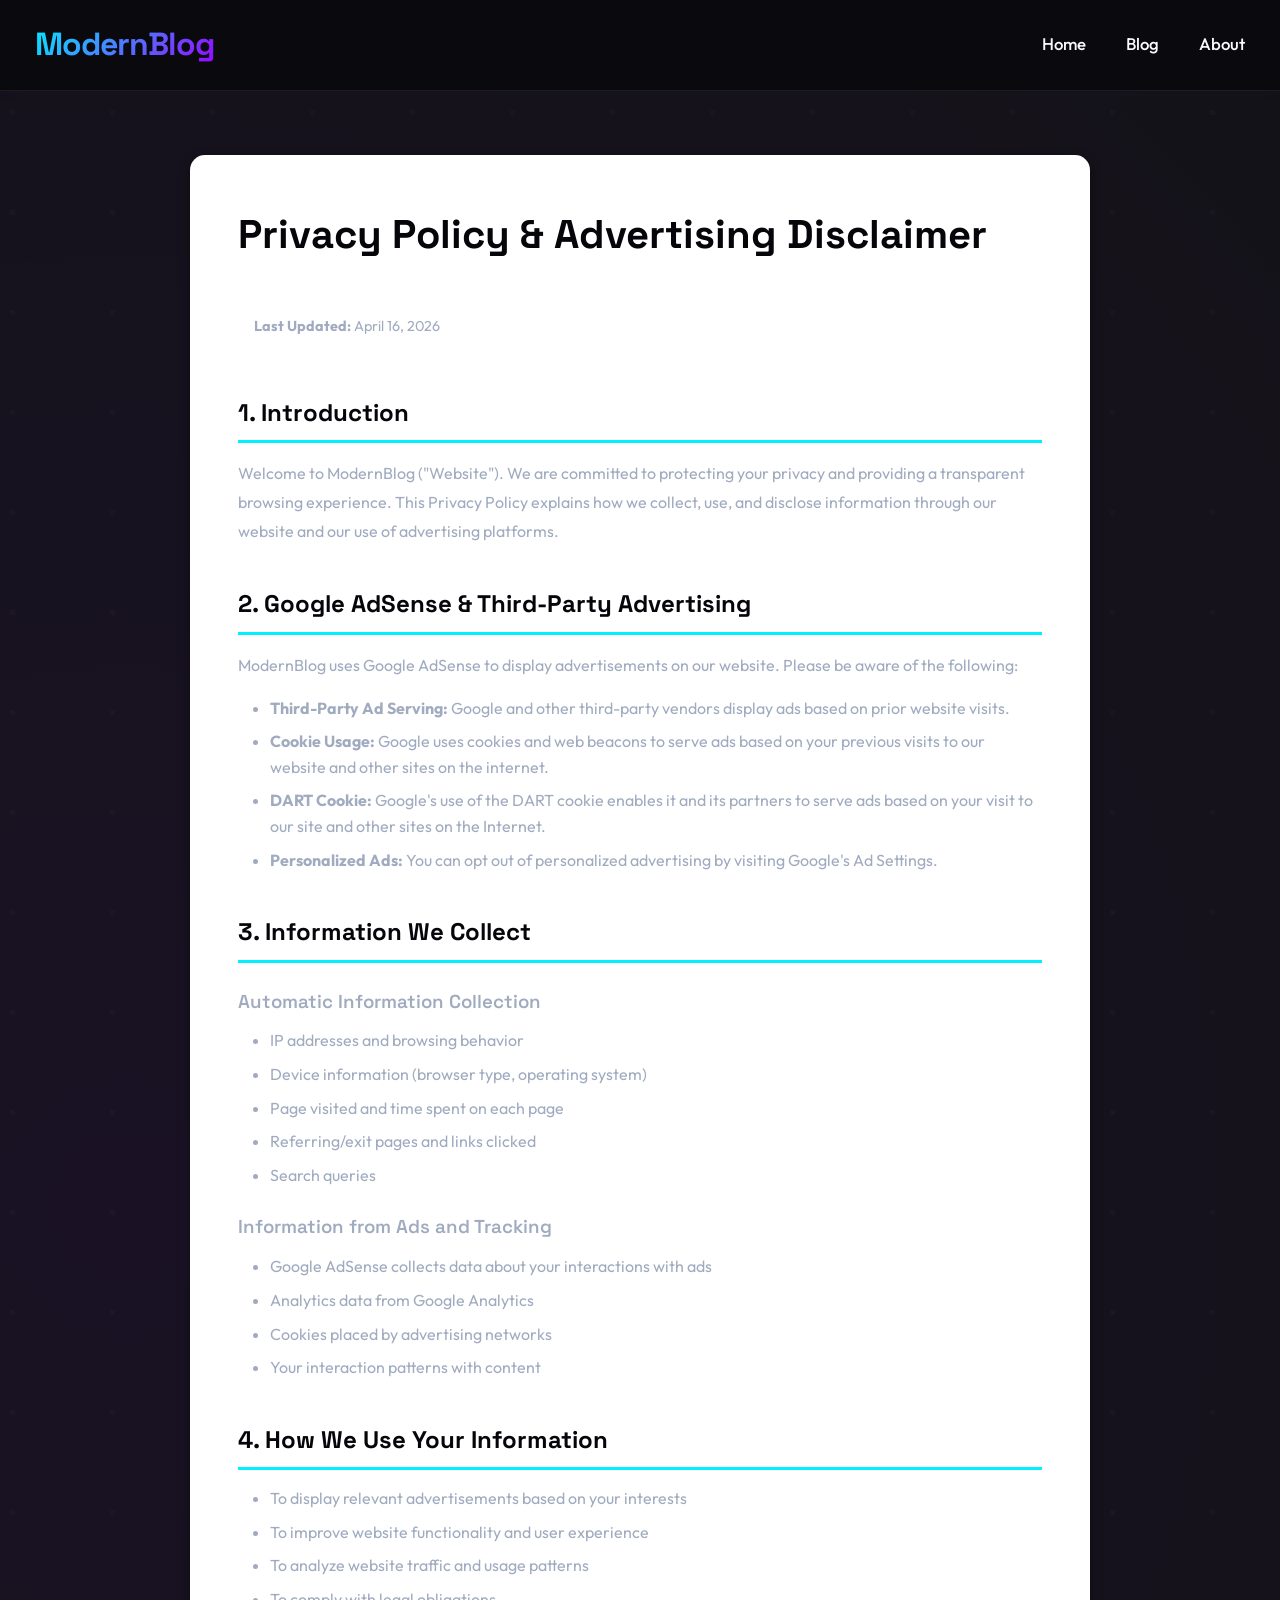
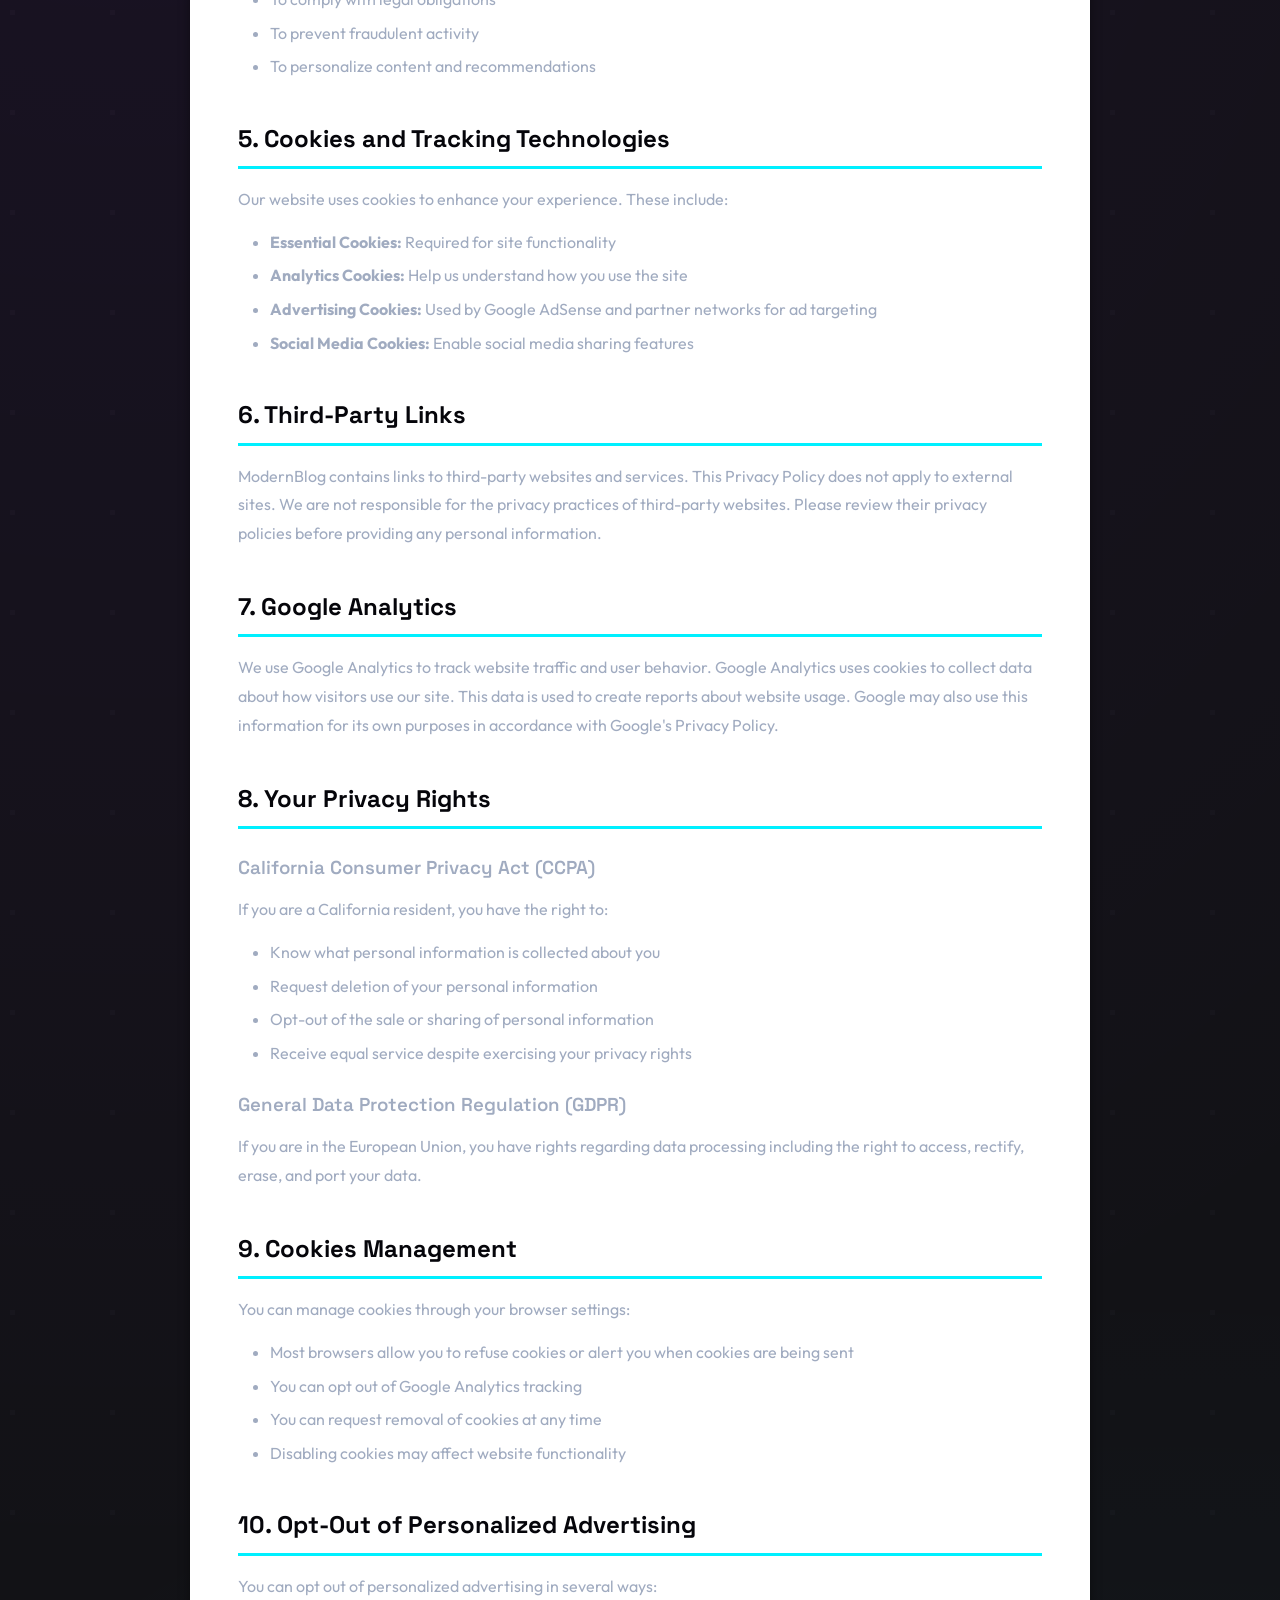
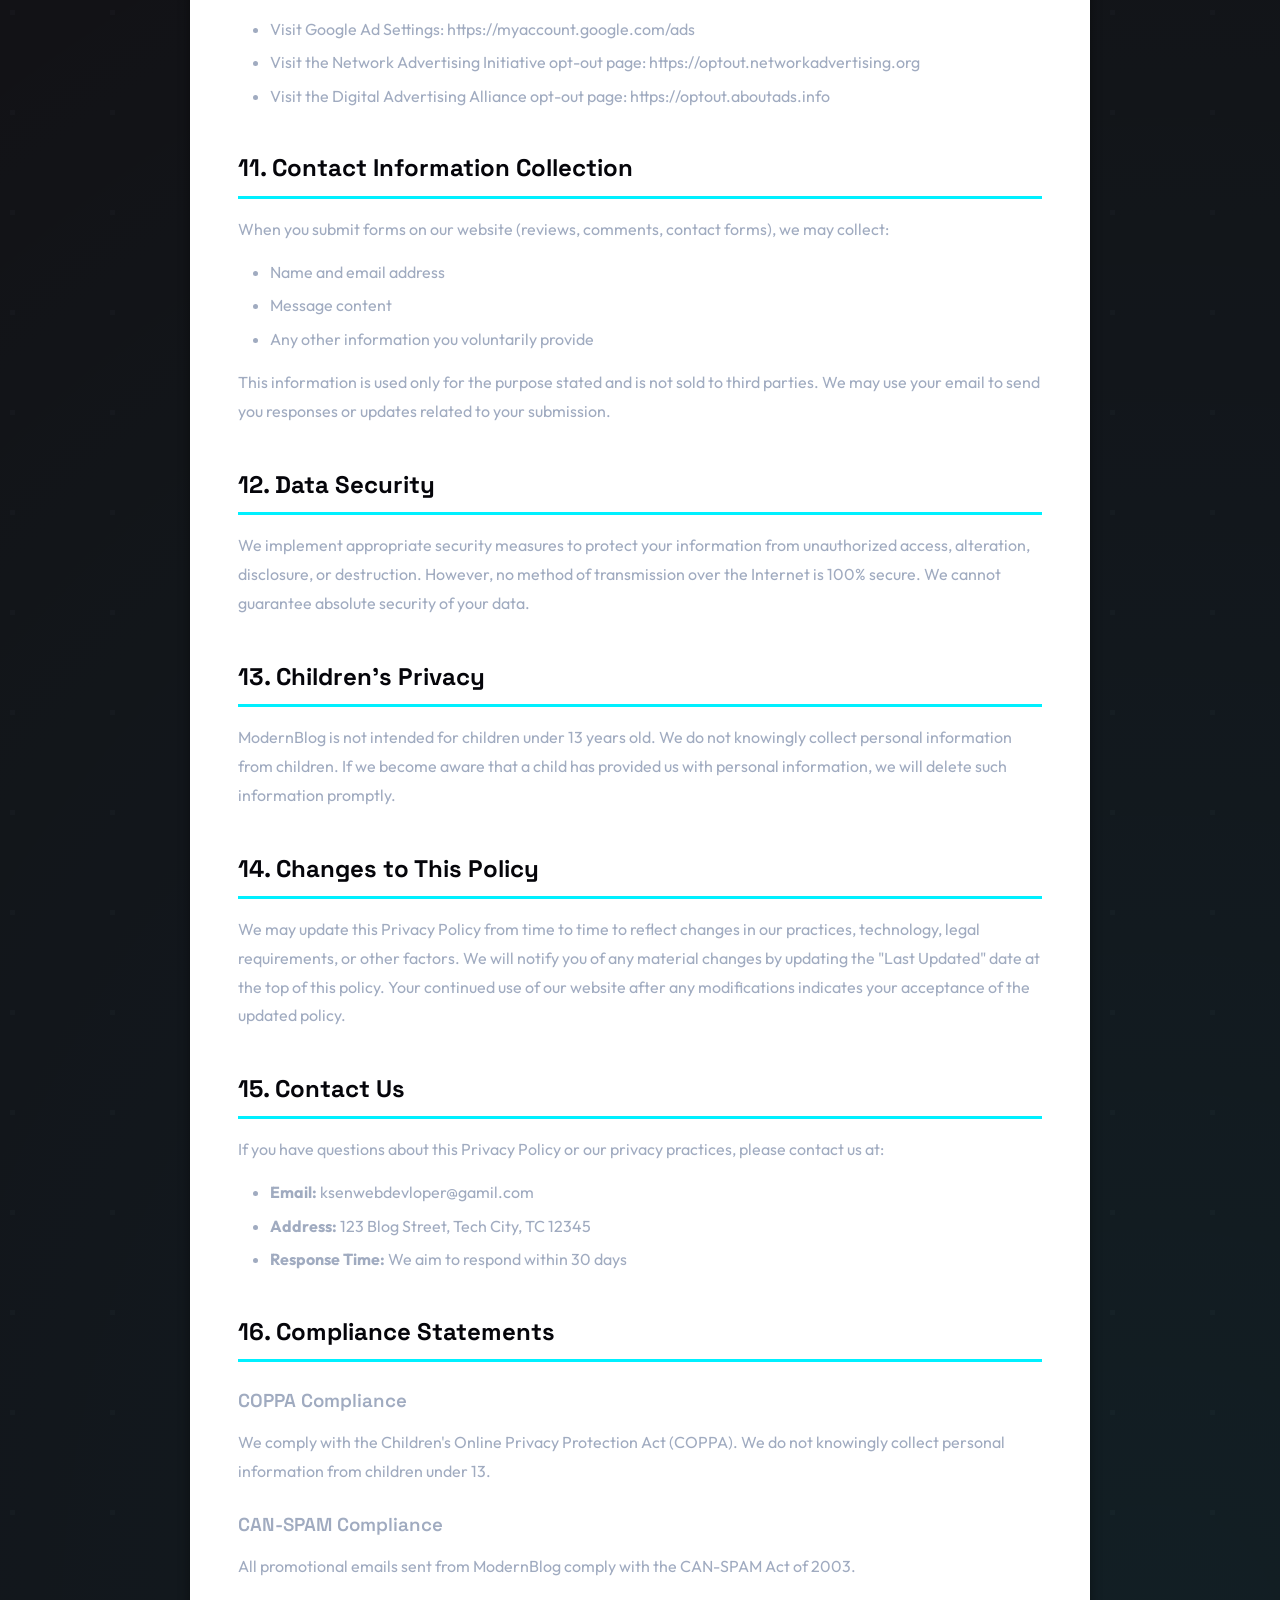
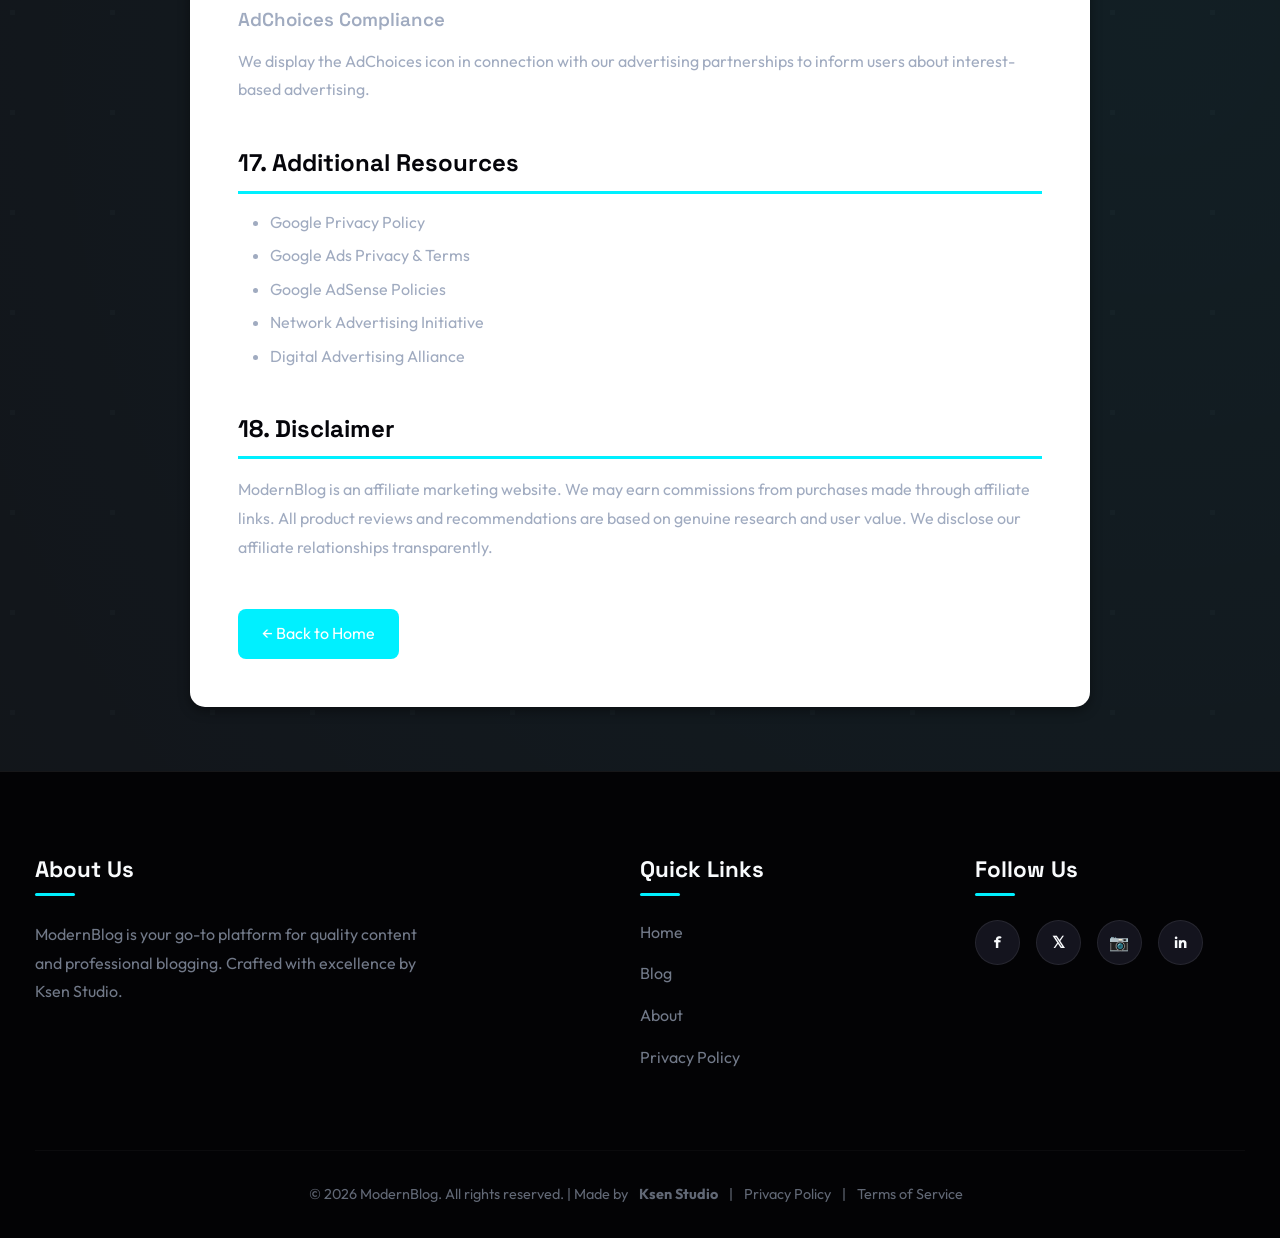
<file: privacy-policy.html>
<!DOCTYPE html>
<html lang="en">
<head>
    <meta charset="UTF-8">
    <meta name="viewport" content="width=device-width, initial-scale=1.0">
    <meta name="description" content="Privacy Policy and Advertising Disclaimer - ModernBlog">
    <meta name="keywords" content="modern blog privacy policy, advertising disclaimer, website terms, data privacy, blog policy">
    <title>Privacy Policy & Advertising Disclaimer - ModernBlog</title>
    <link rel="stylesheet" href="style.css">
    <style>
        .policy-section {
            padding: 4rem 0;
            background-color: var(--light-gray);
        }

        .policy-container {
            max-width: 900px;
            margin: 0 auto;
            background-color: var(--white);
            border-radius: 15px;
            padding: 3rem;
            box-shadow: var(--shadow);
        }

        .policy-container h1 {
            color: var(--primary-color);
            margin-bottom: 2rem;
            font-size: 2.5rem;
        }

        .policy-container h2 {
            color: var(--primary-color);
            margin-top: 2.5rem;
            margin-bottom: 1rem;
            font-size: 1.5rem;
            border-bottom: 3px solid var(--accent-color);
            padding-bottom: 0.5rem;
        }

        .policy-container h3 {
            color: var(--text-color);
            margin-top: 1.5rem;
            margin-bottom: 0.75rem;
            font-weight: 600;
        }

        .policy-container p {
            margin-bottom: 1rem;
            line-height: 1.8;
            color: var(--text-color);
        }

        .policy-container ul {
            margin-left: 2rem;
            margin-bottom: 1rem;
        }

        .policy-container li {
            margin-bottom: 0.5rem;
            color: var(--text-color);
        }

        .last-updated {
            background-color: var(--light-gray);
            padding: 1rem;
            border-radius: 8px;
            margin-bottom: 2rem;
            font-size: 0.9rem;
            color: var(--text-color);
        }

        .back-link {
            display: inline-block;
            margin-top: 2rem;
            background-color: var(--accent-color);
            color: var(--white);
            padding: 0.75rem 1.5rem;
            border-radius: 8px;
            text-decoration: none;
            transition: var(--transition);
        }

        .back-link:hover {
            background-color: var(--accent-light);
            transform: translateY(-2px);
        }

        @media (max-width: 768px) {
            .policy-container {
                padding: 1.5rem;
            }

            .policy-container h1 {
                font-size: 1.8rem;
            }

            .policy-container h2 {
                font-size: 1.3rem;
            }
        }
    </style>
</head>
<body>
    <!-- Navigation Bar -->
    <nav class="navbar">
        <div class="container">
            <div class="nav-wrapper">
                <div class="logo">
                    <h1>ModernBlog</h1>
                </div>
                <ul class="nav-menu">
                    <li><a href="index.html#hero">Home</a></li>
                    <li><a href="index.html#posts">Blog</a></li>
                    <li><a href="index.html#about">About</a></li>
                </ul>
                <div class="hamburger">
                    <span></span>
                    <span></span>
                    <span></span>
                </div>
            </div>
        </div>
    </nav>

    <!-- Policy Section -->
    <section class="policy-section">
        <div class="container">
            <div class="policy-container">
                <h1>Privacy Policy & Advertising Disclaimer</h1>
                
                <div class="last-updated">
                    <strong>Last Updated:</strong> April 16, 2026
                </div>

                <h2>1. Introduction</h2>
                <p>Welcome to ModernBlog ("Website"). We are committed to protecting your privacy and providing a transparent browsing experience. This Privacy Policy explains how we collect, use, and disclose information through our website and our use of advertising platforms.</p>

                <h2>2. Google AdSense & Third-Party Advertising</h2>
                <p>ModernBlog uses Google AdSense to display advertisements on our website. Please be aware of the following:</p>
                <ul>
                    <li><strong>Third-Party Ad Serving:</strong> Google and other third-party vendors display ads based on prior website visits.</li>
                    <li><strong>Cookie Usage:</strong> Google uses cookies and web beacons to serve ads based on your previous visits to our website and other sites on the internet.</li>
                    <li><strong>DART Cookie:</strong> Google's use of the DART cookie enables it and its partners to serve ads based on your visit to our site and other sites on the Internet.</li>
                    <li><strong>Personalized Ads:</strong> You can opt out of personalized advertising by visiting Google's Ad Settings.</li>
                </ul>

                <h2>3. Information We Collect</h2>
                <h3>Automatic Information Collection</h3>
                <ul>
                    <li>IP addresses and browsing behavior</li>
                    <li>Device information (browser type, operating system)</li>
                    <li>Page visited and time spent on each page</li>
                    <li>Referring/exit pages and links clicked</li>
                    <li>Search queries</li>
                </ul>

                <h3>Information from Ads and Tracking</h3>
                <ul>
                    <li>Google AdSense collects data about your interactions with ads</li>
                    <li>Analytics data from Google Analytics</li>
                    <li>Cookies placed by advertising networks</li>
                    <li>Your interaction patterns with content</li>
                </ul>

                <h2>4. How We Use Your Information</h2>
                <ul>
                    <li>To display relevant advertisements based on your interests</li>
                    <li>To improve website functionality and user experience</li>
                    <li>To analyze website traffic and usage patterns</li>
                    <li>To comply with legal obligations</li>
                    <li>To prevent fraudulent activity</li>
                    <li>To personalize content and recommendations</li>
                </ul>

                <h2>5. Cookies and Tracking Technologies</h2>
                <p>Our website uses cookies to enhance your experience. These include:</p>
                <ul>
                    <li><strong>Essential Cookies:</strong> Required for site functionality</li>
                    <li><strong>Analytics Cookies:</strong> Help us understand how you use the site</li>
                    <li><strong>Advertising Cookies:</strong> Used by Google AdSense and partner networks for ad targeting</li>
                    <li><strong>Social Media Cookies:</strong> Enable social media sharing features</li>
                </ul>

                <h2>6. Third-Party Links</h2>
                <p>ModernBlog contains links to third-party websites and services. This Privacy Policy does not apply to external sites. We are not responsible for the privacy practices of third-party websites. Please review their privacy policies before providing any personal information.</p>

                <h2>7. Google Analytics</h2>
                <p>We use Google Analytics to track website traffic and user behavior. Google Analytics uses cookies to collect data about how visitors use our site. This data is used to create reports about website usage. Google may also use this information for its own purposes in accordance with Google's Privacy Policy.</p>

                <h2>8. Your Privacy Rights</h2>
                <h3>California Consumer Privacy Act (CCPA)</h3>
                <p>If you are a California resident, you have the right to:</p>
                <ul>
                    <li>Know what personal information is collected about you</li>
                    <li>Request deletion of your personal information</li>
                    <li>Opt-out of the sale or sharing of personal information</li>
                    <li>Receive equal service despite exercising your privacy rights</li>
                </ul>

                <h3>General Data Protection Regulation (GDPR)</h3>
                <p>If you are in the European Union, you have rights regarding data processing including the right to access, rectify, erase, and port your data.</p>

                <h2>9. Cookies Management</h2>
                <p>You can manage cookies through your browser settings:</p>
                <ul>
                    <li>Most browsers allow you to refuse cookies or alert you when cookies are being sent</li>
                    <li>You can opt out of Google Analytics tracking</li>
                    <li>You can request removal of cookies at any time</li>
                    <li>Disabling cookies may affect website functionality</li>
                </ul>

                <h2>10. Opt-Out of Personalized Advertising</h2>
                <p>You can opt out of personalized advertising in several ways:</p>
                <ul>
                    <li>Visit Google Ad Settings: https://myaccount.google.com/ads</li>
                    <li>Visit the Network Advertising Initiative opt-out page: https://optout.networkadvertising.org</li>
                    <li>Visit the Digital Advertising Alliance opt-out page: https://optout.aboutads.info</li>
                </ul>

                <h2>11. Contact Information Collection</h2>
                <p>When you submit forms on our website (reviews, comments, contact forms), we may collect:</p>
                <ul>
                    <li>Name and email address</li>
                    <li>Message content</li>
                    <li>Any other information you voluntarily provide</li>
                </ul>
                <p>This information is used only for the purpose stated and is not sold to third parties. We may use your email to send you responses or updates related to your submission.</p>

                <h2>12. Data Security</h2>
                <p>We implement appropriate security measures to protect your information from unauthorized access, alteration, disclosure, or destruction. However, no method of transmission over the Internet is 100% secure. We cannot guarantee absolute security of your data.</p>

                <h2>13. Children's Privacy</h2>
                <p>ModernBlog is not intended for children under 13 years old. We do not knowingly collect personal information from children. If we become aware that a child has provided us with personal information, we will delete such information promptly.</p>

                <h2>14. Changes to This Policy</h2>
                <p>We may update this Privacy Policy from time to time to reflect changes in our practices, technology, legal requirements, or other factors. We will notify you of any material changes by updating the "Last Updated" date at the top of this policy. Your continued use of our website after any modifications indicates your acceptance of the updated policy.</p>

                <h2>15. Contact Us</h2>
                <p>If you have questions about this Privacy Policy or our privacy practices, please contact us at:</p>
                <ul>
                    <li><strong>Email:</strong> ksenwebdevloper@gamil.com</li>
                    <li><strong>Address:</strong> 123 Blog Street, Tech City, TC 12345</li>
                    <li><strong>Response Time:</strong> We aim to respond within 30 days</li>
                </ul>

                <h2>16. Compliance Statements</h2>
                <h3>COPPA Compliance</h3>
                <p>We comply with the Children's Online Privacy Protection Act (COPPA). We do not knowingly collect personal information from children under 13.</p>

                <h3>CAN-SPAM Compliance</h3>
                <p>All promotional emails sent from ModernBlog comply with the CAN-SPAM Act of 2003.</p>

                <h3>AdChoices Compliance</h3>
                <p>We display the AdChoices icon in connection with our advertising partnerships to inform users about interest-based advertising.</p>

                <h2>17. Additional Resources</h2>
                <ul>
                    <li><a href="https://policies.google.com/privacy" target="_blank">Google Privacy Policy</a></li>
                    <li><a href="https://policies.google.com/technologies/ads" target="_blank">Google Ads Privacy & Terms</a></li>
                    <li><a href="https://support.google.com/adsense/answer/3394713" target="_blank">Google AdSense Policies</a></li>
                    <li><a href="https://www.networkadvertising.org/managing-your-privacy" target="_blank">Network Advertising Initiative</a></li>
                    <li><a href="https://www.aboutads.info/" target="_blank">Digital Advertising Alliance</a></li>
                </ul>

                <h2>18. Disclaimer</h2>
                <p>ModernBlog is an affiliate marketing website. We may earn commissions from purchases made through affiliate links. All product reviews and recommendations are based on genuine research and user value. We disclose our affiliate relationships transparently.</p>

                <a href="index.html" class="back-link">← Back to Home</a>
            </div>
        </div>
    </section>

    <!-- Footer -->
    <footer class="footer">
        <div class="container">
            <div class="footer-content">
                <div class="footer-section">
                    <h4>About Us</h4>
                    <p>ModernBlog is your go-to platform for quality content and professional blogging. Crafted with excellence by <a href="https://ksenstudio.in" target="_blank" rel="noopener noreferrer">Ksen Studio</a>.</p>
                </div>
                <div class="footer-section">
                    <h4>Quick Links</h4>
                    <ul>
                        <li><a href="index.html">Home</a></li>
                        <li><a href="index.html#posts">Blog</a></li>
                        <li><a href="index.html#about">About</a></li>
                        <li><a href="privacy-policy.html">Privacy Policy</a></li>
                    </ul>
                </div>
                <div class="footer-section">
                    <h4>Follow Us</h4>
                    <div class="social-links">
                        <a href="#" class="social-link" title="Facebook">f</a>
                        <a href="#" class="social-link" title="Twitter">𝕏</a>
                        <a href="#" class="social-link" title="Instagram">📷</a>
                        <a href="#" class="social-link" title="LinkedIn">in</a>
                    </div>
                </div>
            </div>
            <div class="footer-bottom">
                <p>&copy; 2026 ModernBlog. All rights reserved. | Made by <strong><a href="https://ksenstudio.in" target="_blank" rel="noopener noreferrer">Ksen Studio</a></strong> | <a href="privacy-policy.html">Privacy Policy</a> | <a href="#">Terms of Service</a></p>
            </div>
        </div>
    </footer>

    <script src="script.js"></script>
    <script>
        document.addEventListener('DOMContentLoaded', function() {
            setupMobileMenu();
        });
    </script>
</body>
</html>
</file>
<file: style.css>
/* ========================================
   MODERN BLOG WEBSITE - OPTIMIZED FOR ALL DEVICES
   ======================================== */

@import url('https://fonts.googleapis.com/css2?family=Outfit:wght@300;400;500;600;700;800&family=Space+Grotesk:wght@400;600;700&display=swap');

:root {
    --primary-color: #05050A;          
    --primary-light: #0D0D16;          
    --accent-color: #00F0FF;           
    --accent-light: #9D00FF;           
    --accent-gradient: linear-gradient(135deg, #00F0FF 0%, #9D00FF 100%);
    --white: #FFFFFF;
    --light-gray: rgba(255, 255, 255, 0.05);
    --medium-gray: rgba(255, 255, 255, 0.1);
    --dark-gray: #0F0F1A;
    --text-color: #A0ABC0;
    --text-bright: #F8FAFC;
    --border-color: rgba(255, 255, 255, 0.08);
    --glass-bg: #14141E; /* Solid color for low spec devices instead of blurring */
    --glass-border: rgba(255, 255, 255, 0.05);
    --shadow: 0 4px 12px rgba(0, 0, 0, 0.4);
    --shadow-hover: 0 8px 16px rgba(0, 0, 0, 0.6);
    --glow: none; /* Disabled heavy glowing shadows */
    --transition: all 0.3s ease; /* Faster, simpler transition curve */
}

/* Reset and Base Styles */
* { margin: 0; padding: 0; box-sizing: border-box; }
html { scroll-behavior: smooth; overflow-x: hidden; }

/* Dynamic Background */
body {
    font-family: 'Outfit', sans-serif;
    color: var(--text-color);
    background-color: var(--primary-color);
    line-height: 1.6;
    overflow-x: hidden;
    position: relative;
    /* Removed background-attachment: fixed as it significantly drops frames on scrolling on low-end devices */
    background-image: 
        radial-gradient(circle at 10% 20%, rgba(157, 0, 255, 0.06) 0%, transparent 40%),
        radial-gradient(circle at 90% 80%, rgba(0, 240, 255, 0.06) 0%, transparent 40%);
}
body::before {
    content: '';
    position: absolute; /* absolute instead of fixed */
    top: 0; left: 0; width: 100%; height: 100%;
    background: url("data:image/svg+xml,%3Csvg width='100' height='100' viewBox='0 0 100 100' xmlns='http://www.w3.org/2000/svg'%3E%3Cpath d='M10 10h5v5h-5z' fill='rgba(255,255,255,0.02)'/%3E%3C/svg%3E");
    z-index: -1;
    pointer-events: none;
}

h1, h2, h3, h4, h5, h6 {
    font-family: 'Space Grotesk', sans-serif;
    color: var(--text-bright);
    font-weight: 700;
}

img { max-width: 100%; height: auto; display: block; border-radius: 12px; }
img[data-lazy-image] {
    opacity: 0;
    transition: opacity 0.35s ease;
}
img[data-lazy-image].is-loaded {
    opacity: 1;
}
a { text-decoration: none; color: inherit; transition: var(--transition); }
button { cursor: pointer; border: none; font-family: inherit; }

.container { max-width: 1250px; margin: 0 auto; padding: 0 20px; }

/* Custom Scrollbar */
::-webkit-scrollbar { width: 8px; }
::-webkit-scrollbar-track { background: var(--primary-color); }
::-webkit-scrollbar-thumb { background: #555; border-radius: 4px; }

/* ========================================
   NAVIGATION BAR
   ======================================== */
.navbar {
    position: sticky;
    top: 0;
    background: rgba(10, 10, 15, 0.98); /* Opaque for cheap rendering */
    border-bottom: 1px solid var(--border-color);
    z-index: 1000;
    transition: var(--transition);
}
.nav-wrapper { display: flex; justify-content: space-between; align-items: center; padding: 1.2rem 0; }
.logo h1 { font-size: 2rem; background: var(--accent-gradient); -webkit-background-clip: text; -webkit-text-fill-color: transparent; font-weight: 800; letter-spacing: -1px; }

.nav-menu { display: flex; list-style: none; gap: 2.5rem; }
.nav-menu a {
    color: var(--text-bright);
    font-weight: 500;
    font-size: 1.05rem;
    position: relative;
    padding: 0.5rem 0;
}
.nav-menu a::after {
    content: ''; position: absolute; bottom: 0; left: 0; width: 0; height: 2px;
    background: var(--accent-gradient); transition: var(--transition);
}
.nav-menu a:hover { color: var(--accent-color); }
.nav-menu a:hover::after { width: 100%; }

.hamburger { display: none; flex-direction: column; gap: 6px; cursor: pointer; }
.hamburger span { width: 30px; height: 3px; background: var(--accent-gradient); border-radius: 3px; transition: var(--transition); }

/* ========================================
   HERO SECTION
   ======================================== */
.hero {
    min-height: 85vh;
    display: flex; align-items: center; justify-content: center; text-align: center;
    position: relative; overflow: hidden;
    padding: 6rem 0;
}
.hero-content {
    position: relative; z-index: 2;
    animation: fadeInUp 0.8s ease;
    max-width: 800px;
    margin: 0 auto;
}
.hero-title {
    font-size: 4.5rem; margin-bottom: 1.5rem; letter-spacing: -2px; line-height: 1.1;
    background: linear-gradient(180deg, #FFFFFF 0%, #A0ABC0 100%);
    -webkit-background-clip: text; -webkit-text-fill-color: transparent;
}
.hero-title span { background: var(--accent-gradient); -webkit-background-clip: text; -webkit-text-fill-color: transparent; }
.hero-subtitle { font-size: 1.25rem; margin-bottom: 3rem; color: var(--text-color); font-weight: 300; max-width: 600px; margin-left: auto; margin-right: auto; line-height: 1.8; }

.cta-button {
    display: inline-flex; align-items: center; justify-content: center;
    background: var(--accent-gradient);
    color: #fff;
    padding: 1.2rem 3rem;
    border-radius: 50px;
    font-weight: 700;
    font-size: 1.1rem;
    letter-spacing: 0.5px;
    transition: var(--transition);
    border: 1px solid rgba(255,255,255,0.2);
    position: relative; overflow: hidden;
    z-index: 1;
}
.cta-button:hover { transform: translateY(-3px); background: linear-gradient(135deg, #FF00E5 0%, #00F0FF 100%); }

@keyframes fadeInUp { from { opacity: 0; transform: translateY(20px); } to { opacity: 1; transform: translateY(0); } }

/* ========================================
   SEARCH SECTION
   ======================================== */
.search-section { padding: 4rem 0; position: relative; z-index: 5; }
.search-wrapper { display: flex; max-width: 600px; margin: 0 auto; background: var(--glass-bg); border-radius: 50px; border: 1px solid var(--border-color); padding: 0.5rem; transition: var(--transition); }
.search-wrapper:hover { border-color: rgba(0, 240, 255, 0.5); }
.search-bar { flex: 1; padding: 1rem 1.5rem; background: transparent; border: none; font-size: 1.1rem; color: var(--text-bright); font-family: 'Outfit'; }
.search-bar::placeholder { color: rgba(160, 171, 192, 0.6); }
.search-bar:focus { outline: none; }
.search-btn {
    padding: 1rem; width: 55px; height: 55px;
    background: var(--accent-gradient); color: #fff; border-radius: 50%;
    display: flex; align-items: center; justify-content: center;
    transition: var(--transition); 
}
.search-btn:hover { transform: scale(1.05); }

/* ========================================
   CATEGORIES SECTION
   ======================================== */
.categories-section { padding: 3rem 0; text-align: center; }
.section-title { font-size: 2.5rem; margin-bottom: 3rem; text-align: center; position: relative; display: inline-block; background: var(--text-bright); -webkit-background-clip: text; -webkit-text-fill-color: transparent;}
.section-title::after { content: ''; position: absolute; bottom: -10px; left: 50%; transform: translateX(-50%); width: 60px; height: 4px; background: var(--accent-gradient); border-radius: 2px; }

.categories-grid { display: flex; flex-wrap: wrap; gap: 1.2rem; justify-content: center; }
.category-btn {
    padding: 0.8rem 2rem; border-radius: 50px;
    background: var(--glass-bg); border: 1px solid var(--border-color);
    color: var(--text-bright); font-weight: 600; font-size: 1rem;
    transition: var(--transition);
}
.category-btn:hover, .category-btn.active { background: var(--accent-gradient); border-color: transparent; color: #fff; transform: translateY(-2px); }

/* ========================================
   FEATURED POSTS SECTION
   ======================================== */
.featured-section { padding: 6rem 0; position: relative;}
.featured-post {
    display: grid; grid-template-columns: 1fr 1fr; gap: 4rem;
    background: var(--glass-bg); border: 1px solid var(--border-color);
    border-radius: 24px; padding: 2rem; box-shadow: var(--shadow); transition: var(--transition);
}
.featured-post:hover { border-color: rgba(0, 240, 255, 0.3); transform: translateY(-5px); box-shadow: var(--shadow-hover); }
.featured-image { border-radius: 16px; overflow: hidden; position: relative; display: flex; align-items: center; justify-content: center; background: radial-gradient(circle, #2A3142 0%, #13141C 100%); }
.featured-image img { width: 100%; height: 100%; object-fit: cover; transition: all 0.5s ease; }
.featured-post:hover .featured-image img { transform: scale(1.05); }
.featured-content { display: flex; flex-direction: column; justify-content: center; }
.featured-tag { display: inline-block; background: var(--accent-gradient); color: #fff; padding: 0.5rem 1.2rem; border-radius: 50px; font-size: 0.85rem; font-weight: 700; letter-spacing: 1px; text-transform: uppercase; margin-bottom: 1.5rem; width: fit-content; }
.featured-content h3 { font-size: 2.5rem; margin-bottom: 1.2rem; line-height: 1.2; }
.featured-content > p { font-size: 1.1rem; margin-bottom: 2rem; opacity: 0.8; }
.featured-meta { display: flex; gap: 1.5rem; margin-bottom: 2rem; font-size: 0.95rem; opacity: 0.7; font-weight: 500; }
.read-more {
    color: var(--accent-color); font-weight: 700; font-size: 1.1rem;
    display: inline-flex; align-items: center; gap: 0.5rem; transition: var(--transition);
}
.read-more:hover { color: var(--accent-light); transform: translateX(5px); }

/* ========================================
   POST CARDS GLOBALS
   ======================================== */
.posts-section { padding: 6rem 0; position: relative;}
.posts-section-wrapper { display: grid; grid-template-columns: 1fr; gap: 3rem; }
.posts-grid { display: grid; grid-template-columns: repeat(auto-fill, minmax(320px, 1fr)); gap: 2.5rem; }

.post-card {
    background: var(--glass-bg); border: 1px solid var(--border-color);
    border-radius: 20px; overflow: hidden; box-shadow: var(--shadow);
    transition: var(--transition); display: flex; flex-direction: column; cursor: pointer; position: relative;
}
.post-card::before {
    content: ''; position: absolute; top: 0; left: 0; right: 0; height: 4px;
    background: var(--accent-gradient); opacity: 0; transition: var(--transition);
}
.post-card:hover { transform: translateY(-5px); box-shadow: var(--shadow-hover); border-color: rgba(157, 0, 255, 0.4); }
.post-card:hover::before { opacity: 1; }

.post-image { width: 100%; height: 240px; overflow: hidden; position: relative; display: flex; align-items: center; justify-content: center; background: radial-gradient(circle, #2A3142 0%, #13141C 100%); }
.post-image img { width: 100%; height: 100%; object-fit: cover; transition: transform 0.5s ease; }
.post-card:hover .post-image img { transform: scale(1.05); }

.post-category {
    position: absolute; top: 1rem; right: 1rem; z-index: 10;
    background: rgba(0, 0, 0, 0.8); border: 1px solid rgba(255,255,255,0.1);
    color: var(--accent-color); padding: 0.5rem 1rem; border-radius: 50px; font-size: 0.75rem; font-weight: 700; letter-spacing: 1px;
}

.post-content { padding: 2rem; flex-grow: 1; display: flex; flex-direction: column; position: relative; z-index: 2; }
.post-content h3 { font-size: 1.4rem; margin-bottom: 1rem; line-height: 1.4; transition: var(--transition); }
.post-card:hover .post-content h3 { background: var(--accent-gradient); -webkit-background-clip: text; -webkit-text-fill-color: transparent; }
.post-excerpt { color: var(--text-color); font-size: 0.95rem; margin-bottom: 2rem; flex-grow: 1; opacity: 0.8; }

.post-meta { display: flex; justify-content: space-between; align-items: center; font-size: 0.85rem; padding-top: 1.2rem; border-top: 1px solid var(--border-color); opacity: 0.7; }
.post-author { font-weight: 600; color: var(--text-bright); }

/* ========================================
   ABOUT SECTION
   ======================================== */
.about-section { padding: 6rem 0; position: relative; }
.about-wrapper { display: grid; grid-template-columns: 1fr 1fr; gap: 4rem; align-items: center; }
.about-content h2 { margin-bottom: 1.5rem; text-align: left; background: var(--text-bright); -webkit-background-clip: text; -webkit-text-fill-color: transparent;}
.about-content h2::after { margin: 0; left: 0; transform: none; }
.about-content p { font-size: 1.1rem; margin-bottom: 1.5rem; opacity: 0.8; }
.about-features { list-style: none; margin-top: 3rem; display: grid; grid-template-columns: 1fr 1fr; gap: 1.5rem; }
.about-features li { display: flex; align-items: center; gap: 1rem; font-weight: 600; color: var(--text-bright); font-size: 1.05rem; }
.about-features li::before { content: '✓'; display: inline-flex; justify-content: center; align-items: center; width: 28px; height: 28px; background: rgba(0, 240, 255, 0.1); color: var(--accent-color); border-radius: 50%; border: 1px solid var(--accent-color); }

.about-image { border-radius: 24px; padding: 1rem; background: var(--glass-bg); border: 1px solid var(--border-color); position: relative; display: flex; align-items: center; justify-content: center;}
.about-image img { width: 100%; border-radius: 16px; object-fit: cover; }

.featured-image::after,
.post-image::after,
.about-image::after,
.blog-detail-image::after {
    content: '';
    position: absolute;
    inset: 0;
    background: linear-gradient(90deg, rgba(255, 255, 255, 0.03) 0%, rgba(255, 255, 255, 0.12) 50%, rgba(255, 255, 255, 0.03) 100%);
    background-size: 200% 100%;
    animation: imageShimmer 1.4s linear infinite;
    pointer-events: none;
}

.featured-image.is-loaded::after,
.post-image.is-loaded::after,
.about-image.is-loaded::after,
.blog-detail-image.is-loaded::after {
    opacity: 0;
    animation: none;
}

@keyframes imageShimmer {
    from { background-position: 200% 0; }
    to { background-position: -200% 0; }
}

/* ========================================
   TESTIMONIALS SECTION
   ======================================== */
.reviews-section { padding: 6rem 0; position: relative;}
.testimonials-grid { display: grid; grid-template-columns: repeat(auto-fit, minmax(320px, 1fr)); gap: 2.5rem; }
.testimonial-card {
    background: var(--glass-bg); border: 1px solid var(--border-color);
    border-radius: 20px; padding: 2.5rem; box-shadow: var(--shadow); transition: var(--transition);
    position: relative; overflow: hidden;
}
.testimonial-card::before { content: '"'; position: absolute; top: -10px; right: 20px; font-size: 8rem; font-family: 'Space Grotesk'; color: rgba(255, 255, 255, 0.05); line-height: 1; }
.testimonial-card:hover { transform: translateY(-5px); border-color: var(--accent-color); box-shadow: var(--shadow-hover); }
.testimonial-stars { color: #FFD700; font-size: 1.4rem; margin-bottom: 1.5rem; letter-spacing: 3px; }
.testimonial-text { font-size: 1.05rem; margin-bottom: 2rem; font-style: italic; opacity: 0.9; position: relative; z-index: 2; }
.testimonial-author { display: flex; align-items: center; gap: 1.2rem; }
.author-avatar { width: 60px; height: 60px; border-radius: 50%; background: var(--accent-gradient); display: flex; align-items: center; justify-content: center; color: #fff; font-weight: 800; font-size: 1.5rem; }
.author-info h4 { font-size: 1.1rem; margin-bottom: 0.3rem; }
.author-info p { font-size: 0.9rem; color: var(--accent-color); opacity: 0.9; }

/* ========================================
   REVIEW FORM & CONTACT
   ======================================== */
.review-form-section, .contact-section { padding: 6rem 0; position: relative; }
.form-wrapper, .contact-wrapper { max-width: 700px; margin: 0 auto; background: var(--glass-bg); border: 1px solid var(--border-color); padding: 4rem; border-radius: 24px; box-shadow: var(--shadow); position: relative; z-index: 2; }
.form-subtitle { text-align: center; margin-bottom: 3rem; font-size: 1.1rem; opacity: 0.8; }

.form-group { margin-bottom: 2rem; }
.form-group label { display: block; margin-bottom: 0.8rem; font-weight: 600; color: var(--text-bright); letter-spacing: 0.5px; }
.form-group input, .form-group textarea {
    width: 100%; padding: 1.2rem; background: rgba(0, 0, 0, 0.3); border: 1px solid var(--border-color);
    border-radius: 12px; color: var(--text-bright); font-family: inherit; font-size: 1rem; transition: var(--transition);
}
.form-group input:focus, .form-group textarea:focus { outline: none; border-color: var(--accent-color); background: rgba(0, 0, 0, 0.5); }
.star-rating { display: flex; gap: 0.5rem; font-size: 2.5rem; }
.star { color: rgba(255, 255, 255, 0.1); cursor: pointer; transition: var(--transition); }
.star:hover, .star.active { color: #FFD700; transform: scale(1.1); }

.submit-btn {
    width: 100%; padding: 1.2rem; background: var(--accent-gradient); color: #fff; border-radius: 12px;
    font-weight: 700; font-size: 1.1rem; letter-spacing: 1px; transition: var(--transition);
    margin-top: 1rem;
}
.submit-btn:hover { transform: translateY(-2px); opacity: 0.9; }

.contact-info { display: grid; grid-template-columns: repeat(auto-fit, minmax(140px, 1fr)); gap: 2rem; margin-bottom: 4rem; text-align: center; }
.contact-item h4 { color: var(--accent-color); margin-bottom: 1rem; font-size: 1.2rem; }
.contact-item p { font-size: 1.05rem; }

/* ========================================
   FOOTER
   ======================================== */
.footer { background: #030305; border-top: 1px solid var(--border-color); padding: 5rem 0 2rem; position: relative; overflow: hidden; }
.footer-content { display: grid; grid-template-columns: 2fr 1fr 1fr; gap: 4rem; margin-bottom: 4rem; }
.footer-section h4 { font-size: 1.4rem; margin-bottom: 2rem; position: relative; display: inline-block; background: var(--text-bright); -webkit-background-clip: text; -webkit-text-fill-color: transparent;}
.footer-section h4::after { content: ''; position: absolute; bottom: -8px; left: 0; width: 40px; height: 3px; background: var(--accent-color); border-radius: 2px; }
.footer-section p { opacity: 0.7; line-height: 1.8; max-width: 400px; }
.footer-section ul { list-style: none; }
.footer-section ul li { margin-bottom: 1rem; }
.footer-section ul li a { opacity: 0.7; transition: var(--transition); display: inline-block; }
.footer-section ul li a:hover { opacity: 1; color: var(--accent-color); transform: translateX(5px); }

.social-links { display: flex; gap: 1rem; }
.social-link { width: 45px; height: 45px; background: var(--glass-bg); border: 1px solid var(--border-color); border-radius: 50%; display: flex; align-items: center; justify-content: center; transition: var(--transition); font-weight: 700; color: var(--text-bright); }
.social-link:hover { background: var(--accent-gradient); border-color: transparent; transform: translateY(-3px); }

.footer-bottom { text-align: center; padding-top: 2rem; border-top: 1px solid rgba(255,255,255,0.05); opacity: 0.6; font-size: 0.9rem; }
.footer-bottom a { margin: 0 0.5rem; transition: var(--transition); }
.footer-bottom a:hover { color: var(--accent-color); }

/* AD SPACES */
.ad-space { background: rgba(0,0,0,0.4); border: 1px dashed rgba(255,255,255,0.2); border-radius: 12px; display: flex; align-items: center; justify-content: center; text-align: center; color: rgba(255,255,255,0.3); margin: 2rem 0; min-height: 90px; position: relative;}
.ad-label { font-size: 10px; text-transform: uppercase; letter-spacing: 1px; position: absolute; top: 10px; left: 10px; }

/* Loading Image Specific Styles */
.loading-img, img[src*="loading.svg"] {
    width: 60px !important;
    height: 60px !important;
    margin: auto;
    display: inline-block;
    object-fit: contain;
    background: transparent;
}
.featured-image img[src*="loading.svg"] {
    width: 80px !important; height: 80px !important;
}

/* ========================================
   RESPONSIVE
   ======================================== */
@media (max-width: 1024px) {
    .featured-post, .about-wrapper { grid-template-columns: 1fr; gap: 3rem; }
    .hero-title { font-size: 3.5rem; }
}
@media (max-width: 768px) {
    .nav-menu {
        display: none; position: absolute; top: 100%; left: 0; width: 100%;
        background: rgba(10, 10, 15, 0.98); 
        flex-direction: column; padding: 2rem; gap: 1.5rem; border-bottom: 1px solid var(--border-color);
    }
    .hamburger { display: flex; }
    .hero-title { font-size: 2.8rem; }
    .footer-content { grid-template-columns: 1fr; gap: 3rem; }
    .categories-grid { flex-direction: column; }
    .form-wrapper, .contact-wrapper { padding: 2rem; }
    .contact-info { grid-template-columns: 1fr; }
}

/* Base utilities for detail page */
.blog-detail-content { max-width: 800px; margin: 0 auto; font-size: 1.1rem; line-height: 1.8; color: var(--text-color); padding: 4rem 20px;}
.blog-detail-content h2 { margin: 2.5rem 0 1rem; color: var(--text-bright); font-size: 2rem; }
.blog-detail-content p { margin-bottom: 1.5rem; }
.blog-detail-content ul { margin: 1rem 0 2rem 2rem; }
.blog-detail-content li { margin-bottom: 0.5rem; }
.blog-detail-header { text-align: center; padding: 6rem 20px 4rem; position: relative;}
.blog-detail-title { font-size: 3.5rem; margin-bottom: 1.5rem; background: linear-gradient(180deg, #FFFFFF 0%, #A0ABC0 100%); -webkit-background-clip: text; -webkit-text-fill-color: transparent;}
.blog-detail-meta { display: flex; justify-content: center; gap: 2rem; opacity: 0.7; font-size: 1rem; }
.blog-detail-image { max-width: 1000px; margin: 0 auto; border-radius: 24px; overflow: hidden; box-shadow: var(--shadow); border: 1px solid var(--border-color); display: flex; align-items: center; justify-content: center; background: radial-gradient(circle, #2A3142 0%, #13141C 100%); min-height: 300px; }
</file>
